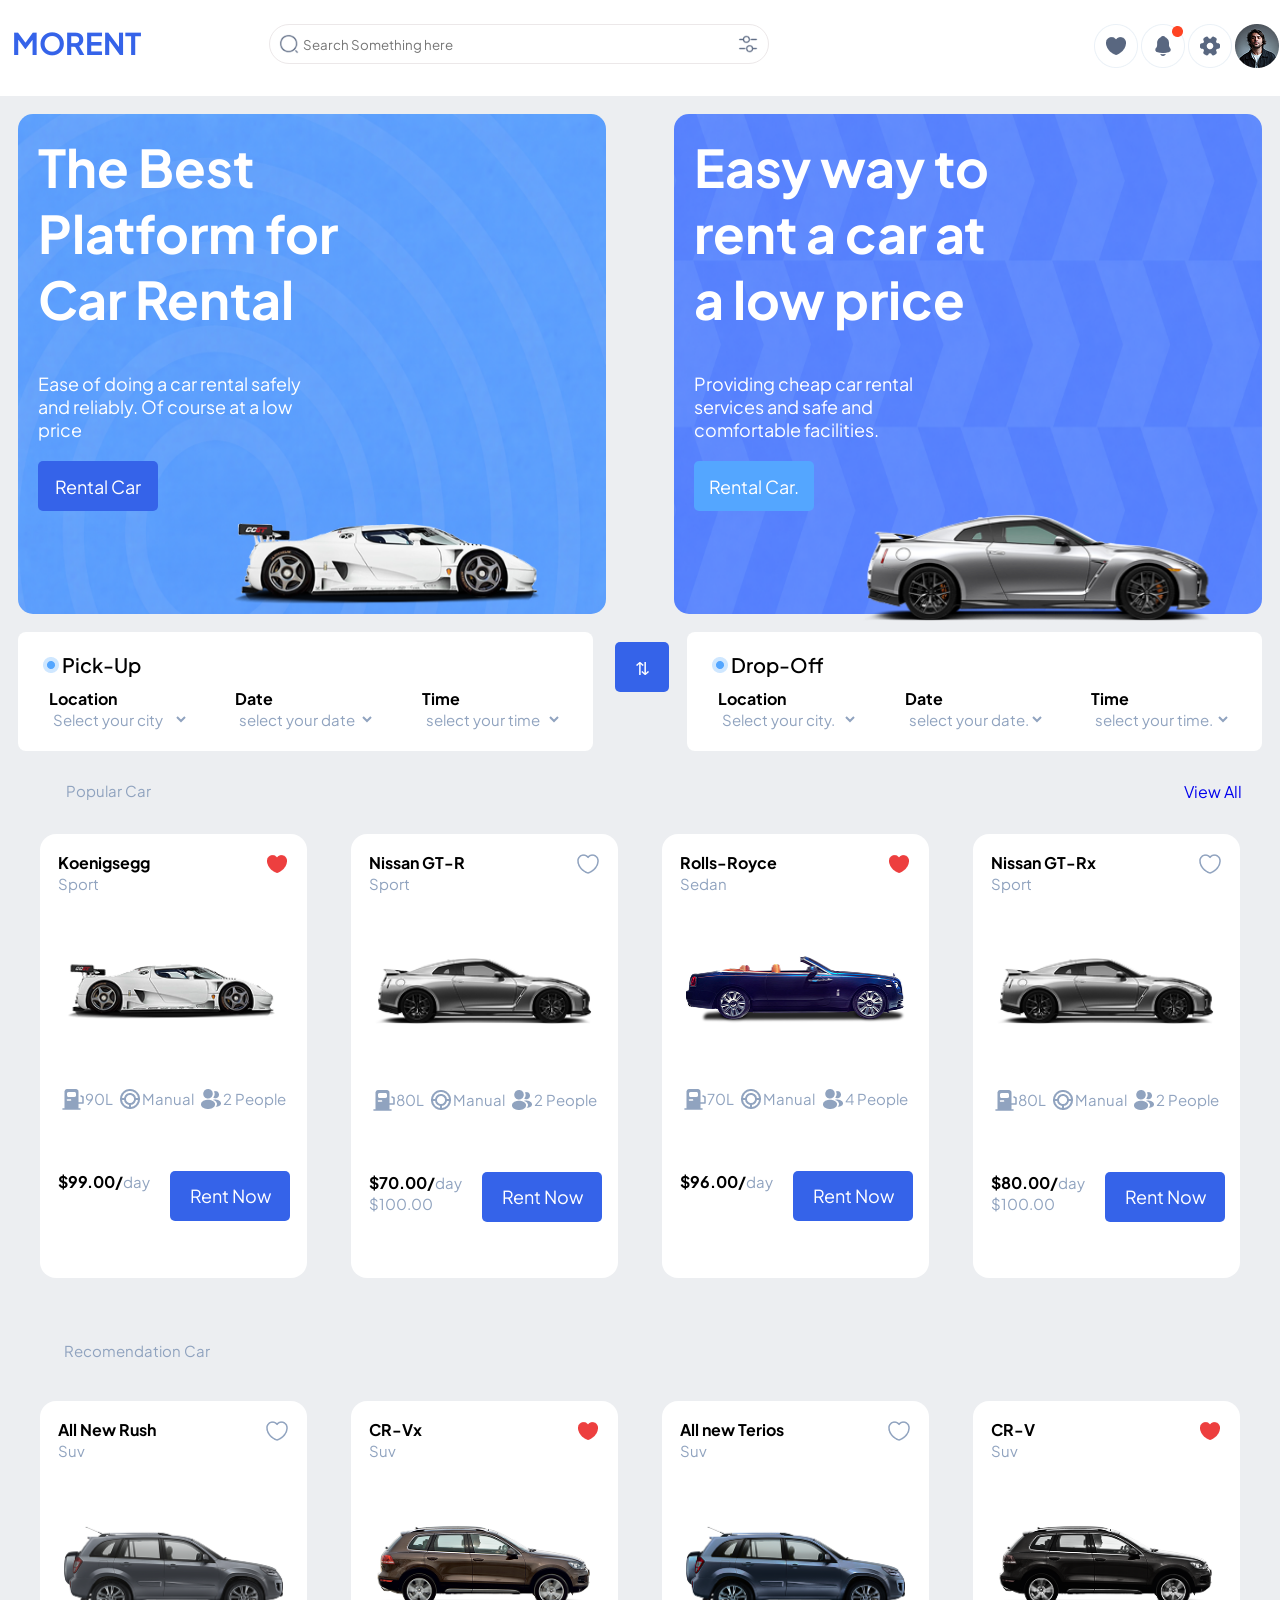
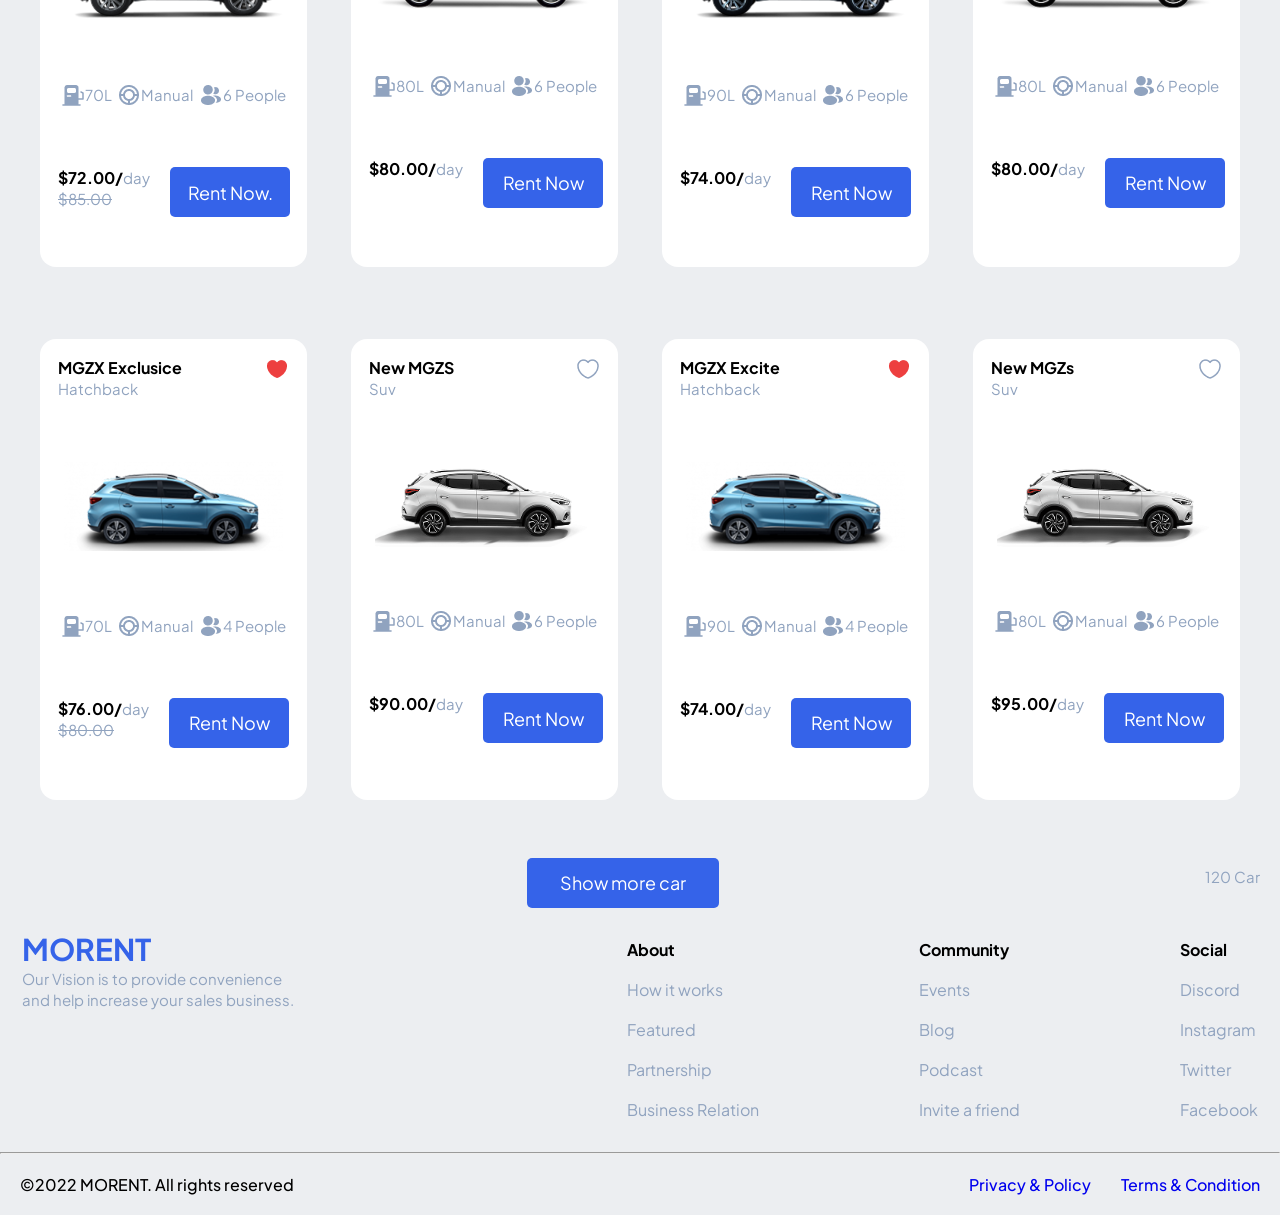
<file: index.html>
<!DOCTYPE html>
<html lang="en-us">

<head>
    <meta charset="UTF-8">
    <meta name="viewport" content="width=device-width, initial-scale=1.0">
    <title>Home Car rent</title>
    <link rel="stylesheet" href="styles/style.css">
    <link rel="shortcut icon" href="assets/images/car.png" type="image/png">
</head>

<body>
    <header class="normal-header">
        <div class="logo-container">
            <h1 class="morent-logo">MORENT</h1>
            <form action="" class="xform">
                <label for="gsearch"></label>
                <input type="search" class="searchx" name="search" placeholder="Search Something here">
            </form>
        </div>
        <div class="headersubpro">
            <img src="assets/images/Likex.png" alt=" Like icon" class="imgh1">
            <img src="assets/images/Notification.png" alt="Notification icon" class="imgh2">
            <img src="assets/images/Settings.png" alt="Setting icon">
            <img src="assets/images/Profil.png" alt="Profile icon">
        </div>
    </header>

    <header class="mobile-header">
        <div class="mobile-logo">
            <h1 class="morent-logo">MORENT</h1>
            <img src="assets/images/Profil.png" alt="Profile icon" id="profileicons" width="30px">
        </div>
        <form action="" class="xform mobileheadersearch" title="This is for mobile header">
            <label for="gsearch"></label>
            <input type="search" class="searchx" name="search" placeholder="Search Something here">
        </form>
    </header>

    <main>
        <section class="section1">
            <article class="sec1a similar">
                <h3>The Best Platform for Car Rental</h3>
                <p>Ease of doing a car rental safely and reliably. Of course at a low price</p>
                <a href="Payment car rent/payment.html" title="Rent Car"><button type="button">Rental Car</button></a>
                 <div class="hero-cars">
                    <img src="assets/images/bgcar1.png" alt="Bakcground car">
                </div>
            </article>
            <article class="sec1b similar">
                <h3>Easy way to rent a car at a low price</h3>
                <p>Providing cheap car rental services and safe and comfortable facilities.</p>
                <a href="Payment car rent/payment.html" title="Rent Car."><button type="button">Rental Car.</button></a>
                 <div class="hero-cars">
                    <img src="assets/images/bgcar2.png" alt="Bakcground car two">
                </div>
            </article>
        </section>
        <section class="section2">
            <article class="pickup">
                <img src="assets/images/mark.png" alt="This is a mark pickup icon"> <span
                    class="pickdrop">Pick-Up</span>
                <div class="sec2ai">
                    <form action="" class="location">
                        <label for="location"><b>Location</b></label><br>
                        <select name="city" class="picklocation" title="pick-up city">
                            <option value="city">Select your city </option>
                            <option value="yde">Yaounde</option>
                            <option value="bda">Bamenda</option>
                            <option value="dla">Douala</option>
                            <option value="eb">Ebolowa</option>
                        </select>
                    </form>
                    <form action="" class="date">
                        <label for="date"><b>Date</b></label><br>
                        <select name="date" class="pickdate" title="pick-up date">
                            <option value="">select your date </option>
                        </select>
                    </form>
                    <form action="" class="time">
                        <label for="date"><b>Time</b></label><br>
                        <select name="time" class="picktime" title="pick-up time">
                            <option value="">select your time</option>
                        </select>
                    </form>
                </div>
            </article>

            <button type="button" class="sec2switch">&#x21C5;</button>

            <article class="drop-off" title="This is drop-off">
                <img src="assets/images/mark.png" alt="This is a mark pickup icon"> <span
                    class="pickdrop">Drop-Off</span>
                <div class="sec2aii" title="This is  details container to display flex">
                    <form action="" class="location" title="This Drop-Off form">
                        <label for="location"><b>Location</b></label><br>
                        <select name="city" class="picklocation" title="Drop-Off city">
                            <option value="city">Select your city.</option>
                            <option value="baf">Bafoussam</option>
                            <option value="mar">Maroua</option>
                            <option value="gar">Garoua</option>
                            <option value="buea">Buea</option>
                        </select>
                    </form>
                    <form action="" class="dropfield">
                        <label for="date"><b>Date</b></label><br>
                        <select name="date" class="pickdate" title="Drop-Off date">
                            <option value="">select your date.</option>
                        </select>
                    </form>
                    <form action="" class="dropfield">
                        <label for="date"><b>Time</b></label><br>
                        <select name="time" class="picktime" title="Drop-Off time">
                            <option value="">select your time.</option>
                        </select>
                    </form>
                </div>
            </article>
        </section>

        <div class="popularheader mobileview">
            <p id="mobilehp">Popular Car.</p>
            <a href="#" target="_self" rel="noopener noreferrer">View All.</a>
        </div>
        <section class="popularcars">
            <header class="popularheader">
                <p id="pop-header">Popular Car</p>
                <a href="#" target="_self" rel="noopener noreferrer">View All</a>
            </header>
            <div class="car-container">
                <article class="cardesign car-one">
                    <header class="carhdesign  carheader">
                        <p><b>Koenigsegg</b> <br> <span>Sport</span></p>
                        <img src="assets/images/heart.png" alt="heart icon" height="100%">
                    </header>
                    <img src="assets/images/cary.png" alt="Koenigsegg sport car" class="carimg">
                    <section class="carspec" title="Spesification for Koenigsegg sport car">
                        <div> <img src="assets/images/gas-station.png" alt="gas station for Koenigsegg sport car"><span>
                                90L</span></div>
                        <div><img src="assets/images/manualicon.png" alt="manual for Koenigsegg sport car"><span>
                                Manual</span>
                        </div>
                        <div><img src="assets/images/profile-2user.png"
                                alt="profile-user for Koenigsegg sport car"><span>2
                                People</span>
                        </div>
                    </section>
                    <footer class="carprice">
                        <p><b>&dollar;99.00/</b><span>day</span></p>
                        <a href="Payment car rent/payment.html"><button type="button" title="Rent Koenigsegg Car">Rent
                                Now</button></a>
                    </footer>
                </article>

                <article class="cardesign car-two">
                    <header class="carhdesign carheader-one">
                        <p><b>Nissan GT-R </b><br> <span>Sport</span></p>
                        <img src="assets/images/Like.png" alt="Like icon for Nissan Car" height="100%">
                    </header>
                    <img src="assets/images/Car (1).png" alt="Nissan GT-R sport car" class="carimg">
                    <section class="carspec" title="Spesification for Nissan GT-R car">
                        <div> <img src="assets/images/gas-station.png" alt="gas station for Nissan GT-R car"><span>
                                80L</span></div>
                        <div><img src="assets/images/manualicon.png" alt="manual for Nissan GT-R car"><span>
                                Manual</span>
                        </div>
                        <div><img src="assets/images/profile-2user.png" alt="profile-user for Nissan GT-R car"><span>2
                                People</span></div>
                    </section>
                    <footer class="carprice" data-price="70">
                        <p><b>&dollar;70.00/</b><span>day <br> &dollar;100.00</span></p>
                        <a href="Payment car rent/payment.html"><button type="button" title="Rent Nissan GT-R Car">Rent
                                Now</button></a>
                    </footer>
                </article>

                <article class="cardesign car-three">
                    <header class="carhdesign carheader-three">
                        <p><b>Rolls-Royce</b> <br> <span>Sedan</span></p>
                        <img src="assets/images/heart.png" alt="heart icon" height="100%">
                    </header>
                    <img src="assets/images/Car.png" alt="Rolls-Royce car" class="carimg">
                    <section class="carspec" title="Spesification for Rolls-Royce car">
                        <div> <img src="assets/images/gas-station.png" alt="gas station for Rolls-Royce car"><span>
                                70L</span></div>
                        <div><img src="assets/images/manualicon.png" alt="manual for Rolls-Royce car"><span>
                                Manual</span>
                        </div>
                        <div><img src="assets/images/profile-2user.png" alt="profile-user for Rolls-Royce car"><span>4
                                People</span></div>
                    </section>
                    <footer class="carprice">
                        <p><b>&dollar;96.00/</b><span>day</span></p>
                        <a href="Payment car rent/payment.html"><button type="button" title="Rent Rolls-Royce Car">Rent
                                Now</button></a>
                    </footer>
                </article>

                <article class="cardesign car-four">
                    <header class="carhdesign carheader-four">
                        <p><b>Nissan GT-Rx </b><br> <span>Sport</span></p>
                        <img src="assets/images/Like.png" alt="Like for x icon" height="100%">
                    </header>
                    <img src="assets/images/Car (1).png" alt="Nissan GT-Rx sport car" class="carimg">
                    <section class="carspec" title="Spesification for Nissan GT-Rx">
                        <div> <img src="assets/images/gas-station.png" alt="gas station for Nissan GT-Rx"><span>
                                80L</span></div>
                        <div><img src="assets/images/manualicon.png" alt="manual for Nissan GT-Rx"><span>
                                Manual</span>
                        </div>
                        <div><img src="assets/images/profile-2user.png" alt="profile-user for Nissan GT-Rx"><span>2
                                People</span></div>
                    </section>
                    <footer class="carprice" data-price="80">
                        <p><b>&dollar;80.00/</b><span>day <br> &dollar;100.00</span></p>
                        <a href="Payment car rent/payment.html"><button type="button" title="Rent Nissan GT-x Car">Rent
                                Now</button></a>
                    </footer>
                </article>
            </div>
        </section>

        <section class="recomendation-car">
            <p id="rec-header"><span>Recomendation Car</span></p>
            <div class="rec-carcontainer">
                <article class="cardesign car-five">
                    <header class="carhdesign carheader-five">
                        <p><b>All New Rush </b><br> <span>Suv</span></p>
                        <img src="assets/images/Like.png" alt="Like Rush Car" height="100%">
                    </header>
                    <section class="metax">
                        <img src="assets/images/Car (2).png" alt="All New Rush car" class="carimg">
                        <div class="carspec" title="Spesification for All New Rush">
                            <div> <img src="assets/images/gas-station.png" alt="gas station for All New Rush"><span>
                                    70L</span></div>
                            <div><img src="assets/images/manualicon.png" alt="manual for All New Rush"><span>
                                    Manual</span>
                            </div>
                            <div><img src="assets/images/profile-2user.png" alt="profile-user for All New Rush"><span>6
                                    People</span></div>
                        </div>
                    </section>

                    <footer class="carprice">
                        <p><b>&dollar;72.00/</b><span>day <br><del>&dollar;85.00</del></span></p>
                        <a href="Payment car rent/payment.html"><button type="button" title="Rent All New Rush Car">Rent
                                Now.</button></a>
                    </footer>
                </article>

                <article class="cardesign car-six">
                    <header class="carhdesign carheader-six">
                        <p><b>CR-Vx</b> <br> <span>Suv</span></p>
                        <img src="assets/images/heart.png" alt="Like CR-Vx Car" height="100%">
                    </header>
                    <section class="metax">
                        <img src="assets/images/Car (3).png" alt="CR-Vx car" class="carimg">
                        <div class="carspec" title="Spesification for CR-Vx">
                            <div> <img src="assets/images/gas-station.png" alt="gas station for CR-Vx"><span>
                                    80L</span></div>
                            <div><img src="assets/images/manualicon.png" alt="manual for CR-Vx"><span>
                                    Manual</span>
                            </div>
                            <div><img src="assets/images/profile-2user.png" alt="profile-user for CR-Vx"><span>6
                                    People</span></div>
                        </div>
                    </section>
                    <footer class="carprice" data-price="80">
                        <p><b>&dollar;80.00/</b><span>day</span></p>
                        <a href="Payment car rent/payment.html"><button type="button" title="Rent CR-V Car">Rent
                                Now</button></a>
                    </footer>
                </article>

                <article class="cardesign car-seven">
                    <header class="carhdesign carheader-seven">
                        <p><b>All new Terios</b><br> <span>Suv</span></p>
                        <img src="assets/images/Like.png" alt="Like All New Terios Car" height="100%">
                    </header>
                    <section class="metax">
                        <img src="assets/images/Car (4).png" alt="CR-V car" class="carimg">
                        <div class="carspec" title="Spesification for All new Terios">
                            <div> <img src="assets/images/gas-station.png" alt="gas station for All new Terios"><span>
                                    90L</span></div>
                            <div><img src="assets/images/manualicon.png" alt="manual for All new Terios"><span>
                                    Manual</span>
                            </div>
                            <div><img src="assets/images/profile-2user.png"
                                    alt="profile-user for All new Terios"><span>6
                                    People</span></div>
                        </div>
                    </section>
                    <footer class="carprice" data-price="74">
                        <p><b>&dollar;74.00/</b><span>day</span></p>
                        <a href="Payment car rent/payment.html"><button type="button" title="Rent All new Terios">Rent
                                Now</button></a>
                    </footer>
                </article>

                <article class="cardesign car-eight">
                    <header class="carhdesign carheader-eight">
                        <p><b>CR-V </b><br> <span>Suv</span></p>
                        <img src="assets/images/heart.png" alt="Like Rush Car" height="100%">
                    </header>
                    <section class="metax">
                        <img src="assets/images/Car (5).png" alt="CR-V car" class="carimg">
                        <div class="carspec" title="Spesification for CR-V">
                            <div> <img src="assets/images/gas-station.png" alt="gas station for CR-V"><span>
                                    80L</span></div>
                            <div><img src="assets/images/manualicon.png" alt="manual for CR-V"><span>
                                    Manual</span>
                            </div>
                            <div><img src="assets/images/profile-2user.png" alt="profile-user for CR-V"><span>6
                                    People</span></div>
                        </div>
                    </section>
                    <footer class="carprice">
                        <p><b>&dollar;80.00/</b><span>day</span></p>
                        <a href="Payment car rent/payment.html"><button type="button" title="Rent CR-Vy Car">Rent
                                Now</button></a>
                    </footer>
                </article>

                <article class="cardesign car-nine">
                    <header class="carhdesign carheader-nine">
                        <p><b>MGZX Exclusice</b> <br> <span>Hatchback</span></p>
                        <img src="assets/images/heart.png" alt="Like MGZX Car" height="100%">
                    </header>
                    <section class="metax">
                        <img src="assets/images/Car (6).png" alt="MGZX car" class="carimg">
                        <div class="carspec" title="Spesification for MGZX Exclusice">
                            <div> <img src="assets/images/gas-station.png" alt="gas station for MGZX Exclusice"><span>
                                    70L</span></div>
                            <div><img src="assets/images/manualicon.png" alt="manual for MGZX Exclusice"><span>
                                    Manual</span>
                            </div>
                            <div><img src="assets/images/profile-2user.png"
                                    alt="profile-user for MGZX Exclusice"><span>4
                                    People</span></div>
                        </div>
                    </section>
                    <footer class="carprice">
                        <p><b>&dollar;76.00/</b><span>day <br><del>&dollar;80.00</del></span></p>
                        <a href="Payment car rent/payment.html"><button type="button"
                                title="Rent MGZX Exclusice car">Rent Now</button></a>
                    </footer>
                </article>

                <article class="cardesign car-ten">
                    <header class="carhdesign carheader-ten">
                        <p><b>New MGZS </b><br> <span>Suv</span></p>
                        <img src="assets/images/Like.png" alt="Like New MGZS Car" height="100%">
                    </header>
                    <section class="metax">
                        <img src="assets/images/Car (7).png" alt="New MGZS car" class="carimg">
                        <div class="carspec" title="Spesification for New MGZS">
                            <div> <img src="assets/images/gas-station.png" alt="gas station for New MGZS"><span>
                                    80L</span></div>
                            <div><img src="assets/images/manualicon.png" alt="manual for New MGZS"><span>
                                    Manual</span>
                            </div>
                            <div><img src="assets/images/profile-2user.png" alt="profile-user for New MGZS"><span>6
                                    People</span></div>
                        </div>
                    </section>
                    <footer class="carprice" data-price="90">
                        <p><b>&dollar;90.00/</b><span>day</span></p>
                        <a href="Payment car rent/payment.html"><button type="button" title="Rent New MFZS car">Rent
                                Now</button></a>
                    </footer>
                </article>

                <article class="cardesign car-eleven">
                    <header class="carhdesign carheader-eleven">
                        <p><b>MGZX Excite</b><br> <span>Hatchback</span></p>
                        <img src="assets/images/heart.png" alt="Like MGZS excite Car" height="100%">
                    </header>
                    <section class="metax">
                        <img src="assets/images/Car (6).png" alt="MGZS excite car" class="carimg">
                        <div class="carspec" title="Spesification for MGZX Excite">
                            <div> <img src="assets/images/gas-station.png" alt="gas station for MGZX Excite"><span>
                                    90L</span></div>
                            <div><img src="assets/images/manualicon.png" alt="manual for MGZX Excite"><span>
                                    Manual</span>
                            </div>
                            <div><img src="assets/images/profile-2user.png" alt="profile-user for MGZX Excite"><span>4
                                    People</span></div>
                        </div>
                    </section>
                    <footer class="carprice">
                        <p><b>&dollar;74.00/</b><span>day</span></p>
                        <a href="Payment car rent/payment.html"><button type="button" title="Rent MGZX Excite car">Rent
                                Now</button></a>
                    </footer>
                </article>

                <article class="cardesign car-twelve">
                    <header class="carhdesign carheader-twelve">
                        <p><b>New MGZs</b><br> <span>Suv</span></p>
                        <img src="assets/images/Like.png" alt="Like New MGZs Car" height="100%">
                    </header>
                    <section class="metax">
                        <img src="assets/images/Car (7).png" alt="New MGZs car" class="carimg">
                        <div class="carspec" title="Spesification for New MGZs">
                            <div> <img src="assets/images/gas-station.png" alt="gas station for New MGZs"><span>
                                    80L</span>
                            </div>
                            <div><img src="assets/images/manualicon.png" alt="manual for New MGZs"><span>
                                    Manual</span>
                            </div>
                            <div><img src="assets/images/profile-2user.png" alt="profile-user for New MGZs"><span>6
                                    People</span>
                            </div>
                        </div>
                    </section>

                    <footer class="carprice" data-price="95">
                        <p><b>&dollar;95.00/</b><span>day</span></p>
                        <a href="Payment car rent/payment.html"><button type="button" title="Rent New MGZs Car">Rent
                                Now</button></a>
                    </footer>
                </article>
            </div>

            <div class="showcars">
                <p> </p>
                <button type="button" id="detail-btn">Show more car</button>
                <p><span>120 Car</span></p>
            </div>
        </section>
    </main>

    <footer>
        <section class="part1">
            <article class="icon">
                <h1 class="morent-logo">MORENT</h1>
                <p><span>Our Vision is to provide convenience <br> and help increase your sales business.</span></p>
            </article>
            <div class="footernav">
                <nav class="about community">
                    <h4>About</h4>
                    <ul>
                        <li><a href="#">How it works</a></li>
                        <li><a href="#">Featured</a></li>
                        <li><a href="#">Partnership</a></li>
                        <li><a href="#">Business Relation</a></li>
                    </ul>
                </nav>

                <nav class="community">
                    <h4>Community</h4>
                    <ul>
                        <li><a href="#">Events</a></li>
                        <li><a href="#">Blog</a></li>
                        <li><a href="#">Podcast</a></li>
                        <li><a href="#">Invite a friend</a></li>
                    </ul>
                </nav>

                <nav class="social community">
                    <h4>Social</h4>
                    <ul>
                        <li><a href="#">Discord</a></li>
                        <li><a href="#">Instagram</a></li>
                        <li><a href="#">Twitter</a></li>
                        <li><a href="#">Facebook</a></li>
                    </ul>
                </nav>
            </div>
        </section>
        <hr>
        <section class="last">
            <p class="copyright">&copy;2022 MORENT. All rights reserved</p>
            <nav class="privacy" id="footerprivacy">
                <ul>
                    <li><a href="#">Privacy &amp; Policy</a></li>
                    <li><a href="#">Terms &amp; Condition</a></li>
                </ul>
            </nav>
        </section>
        <section class="mobilecopyright">
            <div class="mcopy">
                <p>&copy;2022 MORENT. All rights reserved.</p>
            </div>
        </section>
    </footer>
</body>

</html>
</file>
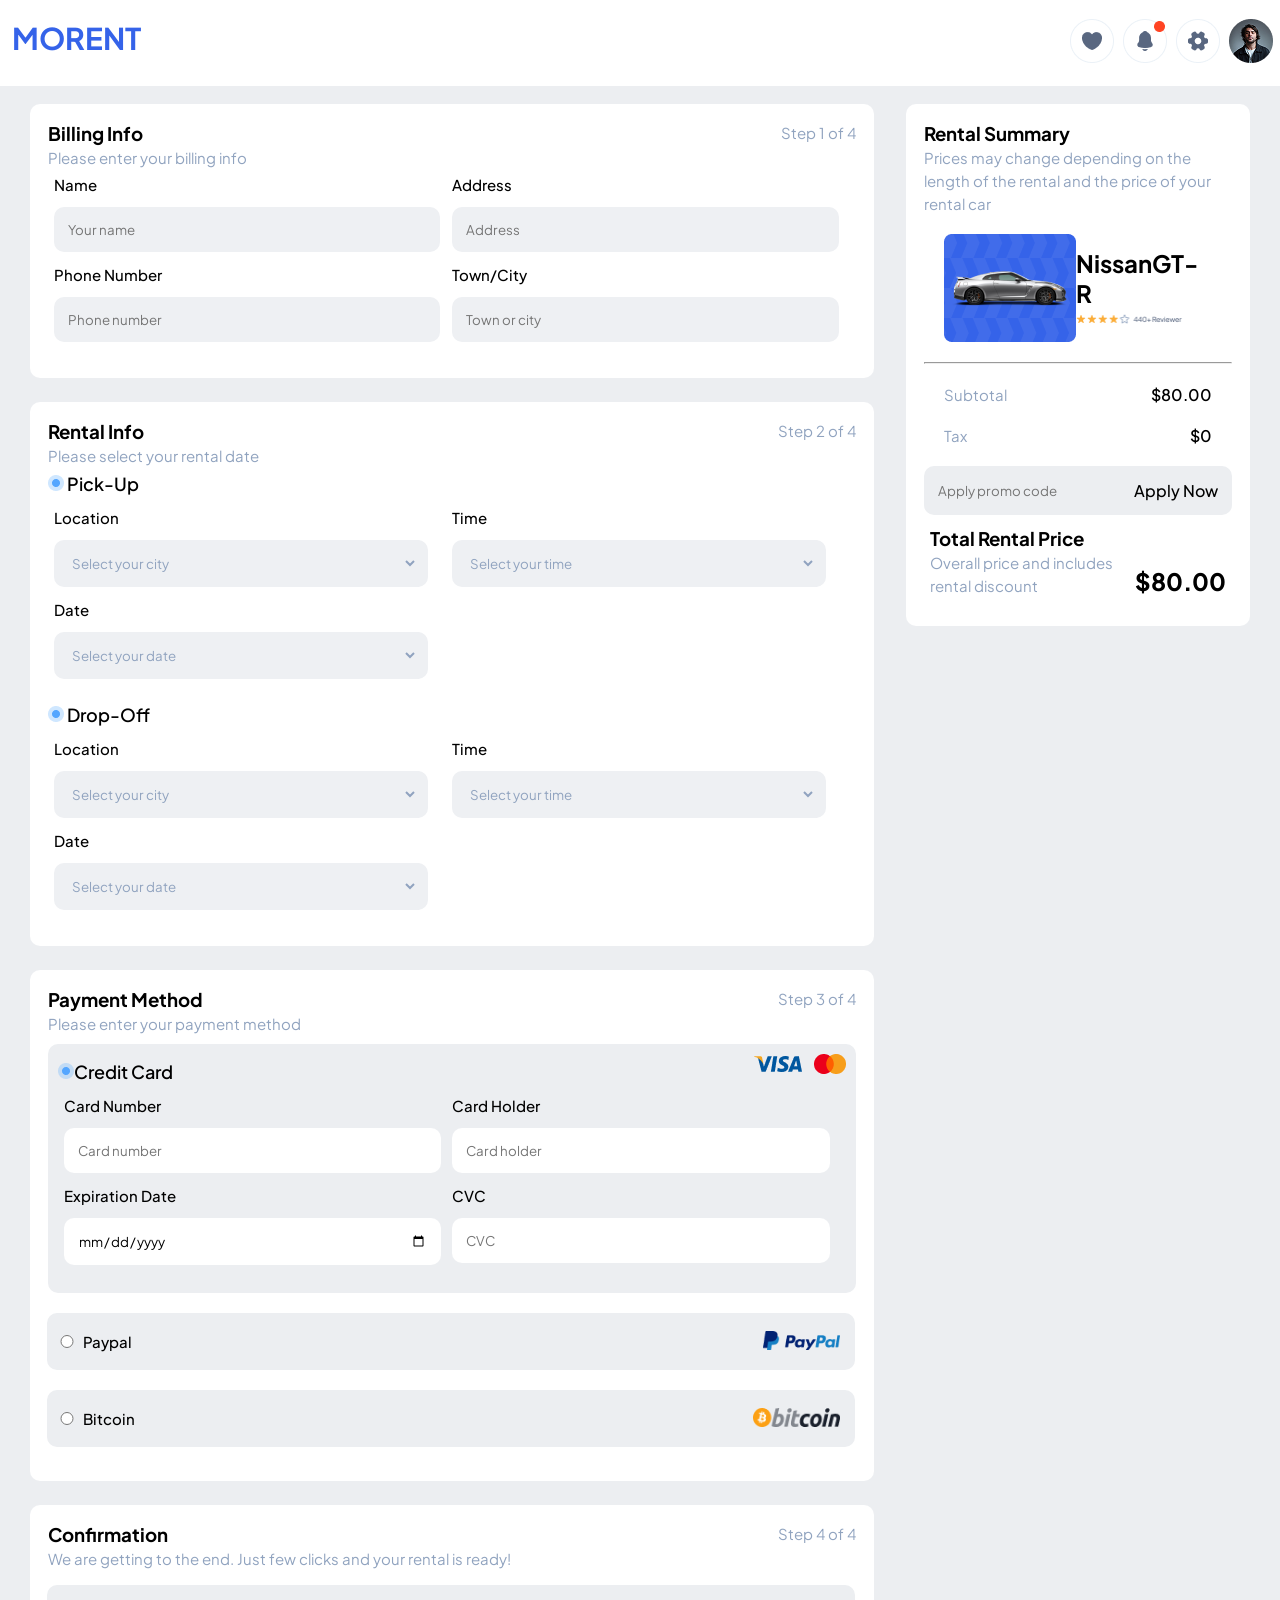
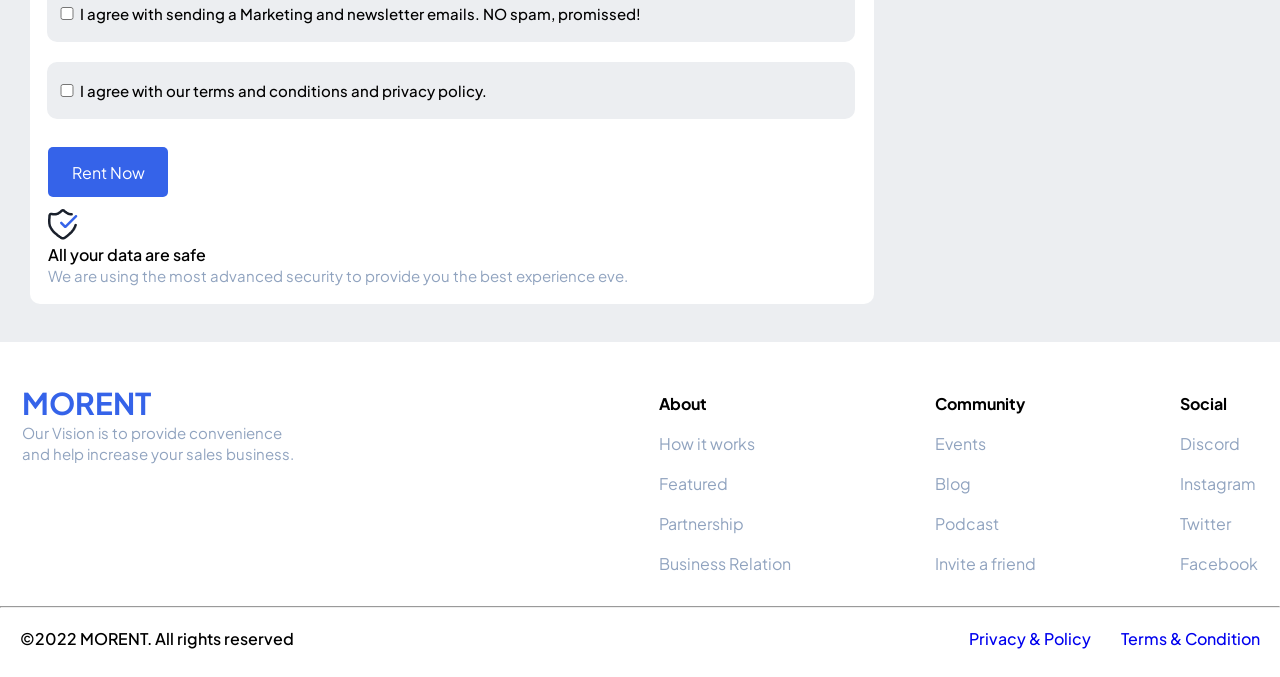
<file: Payment car rent/payment.html>
<!DOCTYPE html>
<html lang="en-us">

<head>
    <meta charset="UTF-8">
    <meta name="viewport" content="width=device-width, initial-scale=1.0">
    <title>Payment Car Rent</title>
    <link rel="stylesheet" href="style.css">
    <link rel="shortcut icon" href="assets/images/car.png" type="image/png">
</head>

<body>
    <header class="normal-header">
        <div class="logo-container">
            <a href="../index.html">
                <h1 class="morent-logo">MORENT</h1>
            </a>
        </div>
        <div class="headersubpro">
            <img src="../assets/images/Likex.png" alt=" Like icon" class="imgh1">
            <img src="../assets/images/Notification.png" alt="Notification icon" class="imgh2">
            <img src="../assets/images/Settings.png" alt="Setting icon" class="imgh2">
            <img src="../assets/images/Profil.png" alt="Profile icon">
        </div>
    </header>

    <main>
        <secction class="rental-paymentform">
            <section class="billingcontainer">
                <div class="billheader">
                    <h3>Billing Info <br><span>Please enter your billing info</span></h3>
                    <p><span>Step 1 of 4</span></p>
                </div>
                <div class="bill-info">
                    <form action="">
                        <div> <label for="name">Name</label>
                            <input type="text" name="name" id="name" placeholder="Your name">
                        </div>
                        <div><label for="address">Address</label>
                            <input type="text" name="address" id="address" placeholder="Address">
                        </div>
                        <div> <label for="number">Phone Number</label>
                            <input type="tel" name="number" id="number" placeholder="Phone number">
                        </div>
                        <div><label for="town">Town/City</label>
                            <input type="text" name="town" id="town" placeholder="Town or city">
                        </div>
                    </form>
                </div>
            </section>

            <section class="rentalcontainer">
                <div class="rentalheader">
                    <h3>Rental Info <br><span>Please select your rental date</span></h3>
                    <p><span>Step 2 of 4</span></p>
                </div>
                <div class="pickup">
                    <img src="../assets/images/mark.png" alt="This is a mark pickup icon"> <span
                        class="pickdrop">Pick-Up</span>
                    <form action="">
                        <div> <label for="plocation">Location</label>
                            <select name="location" id="plocation" title="The is rental pickup ciry location">
                                <option value=" ">Select your city</option>
                                <option value="dla1">Douala</option>
                                <option value="bda1">Bamenda</option>
                                <option value="yde1">Yaounde</option>
                            </select>
                        </div>
                        <div><label for="ptime">Time</label>
                            <select name="time" id="ptime" title="This is rental pickup time">
                                <option value=" ">Select your time</option>
                            </select>
                        </div>
                        <div><label for="pdate">Date</label>
                            <select name="date" id="pdate" title="This is rental pickup date">
                                <option value="">Select your date</option>
                            </select>
                        </div>
                    </form>
                </div>
                <div class="drop-off" title="This is drop-off container">
                    <img src="../assets/images/mark.png" alt="This is a mark drop-off icon"> <span
                        class="pickdrop">Drop-Off</span>
                    <form action="">
                        <div><label for="dlocation">Location</label>
                            <select name="location" id="dlocation" title="The is rental drop-off ciry location">
                                <option value=" ">Select your city</option>
                                <option value="dla">Douala</option>
                                <option value="bda">Bamenda</option>
                                <option value="yde">Yaounde</option>
                            </select>
                        </div>
                        <div><label for="dtime">Time</label>
                            <select name="time" id="pdtime" title="This is rental drop-off time">
                                <option value=" ">Select your time</option>
                            </select>
                        </div>
                        <div> <label for="ddate">Date</label>
                            <select name="date" id="ddate" title="This is rental drop-off date">
                                <option value="">Select your date</option>
                            </select>
                        </div>
                    </form>
                </div>
            </section>

            <section class="payment">
                <div class="paymentheader">
                    <h3>Payment Method <br><span>Please enter your payment method</span></h3>
                    <p><span>Step 3 of 4</span></p>
                </div>
                <div class="paymentinfo">
                    <div class="infoheader">
                        <div><img src="../assets/images/mark.png" alt="mark icon for payment"><span
                                class="pickdrop">Credit
                                Card</span></div>
                        <img src="../assets/images/visa.png" alt="Visa icon for payment" height="90%">
                    </div>
                    <form action="" class="cardinfo">
                        <div><label for="cardnumber">Card Number</label>
                            <input type="tel" name="cardnumber" id="cardnumber" placeholder="Card number">
                        </div>
                        <div> <label for="cardholder">Card Holder</label>
                            <input type="text" name="cardholder" id="cardholder" placeholder="Card holder">
                        </div>
                        <div> <label for="exdate">Expiration Date</label>
                            <input type="date" name="exdate" id="exdate">
                        </div>
                        <div><label for="cvc">CVC</label>
                            <input type="text" name="cvc" id="cvc" placeholder="CVC">
                        </div>
                    </form>
                </div>

                <form action="" class="paybit">
                    <div class="paypal">
                        <div>
                            <input type="radio" name="paypal" id="paypal">
                            <label for="paypal"> &nbsp;Paypal</label>
                        </div>
                        <img src="../assets/images/paypal.png" alt="Paypay icon for payment">
                    </div>
                    <div class="bitcoin">
                        <div><input type="radio" name="paypal" id="bitcoin">
                            <label for="bitcoin"> &nbsp;Bitcoin</label>
                        </div>
                        <img src="../assets/images/bitcoin.png" alt="Bitcoin icon for payment">
                    </div>
                </form>
            </section>

            <section class="confirmation">
                <div class="confheader">
                    <h3>Confirmation <br><span>We are getting to the end. Just few clicks and your rental is
                            ready!</span></h3>
                    <p><span>Step 4 of 4</span></p>
                </div>
                <form action="" class="paybit confirmrent" title="This is confirmation">
                    <div><input type="checkbox" name="policies" id="policy1">
                        <label for="policy1">I agree with sending a Marketing and newsletter emails. NO spam,
                            promissed!</label>
                    </div>
                    <div><input type="checkbox" name="policies" id="policy2">
                        <label for="policy2">I agree with our terms and conditions and privacy policy.</label>
                    </div>
                </form>

                <button type="button">Rent Now</button><br>
                <img src="../assets/images/Layer.png" alt="Layer icon">
                <p>All your data are safe <br><span>We are using the most advanced security to provide you the best
                        experience eve.</span></p>
            </section>
        </secction>

        <section class="rentalsummary">
            <h3>Rental Summary <br> <span>Prices may change depending on the length of the rental and the price of your
                    rental car</span></h3>
            <div class="carinfos">
                <img src="../assets/images/look.png" alt="Car picture" class="lookimg">
                <div class="carname">
                    <h2>NissanGT-R</h2>
                    <img src="../assets/images/review.png" alt="car review image" id="reviewicon" width="80%">
                </div>
            </div>
            <hr>
            <div class="price">
                <p><span>Subtotal</span></p>
                <p>&dollar;80.00</p>
            </div>
            <div class="tax">
                <p><span>Tax</span></p>
                <p>&dollar;0</p>
            </div>
            <div class="promo">
                <form action="">
                    <input type="text" name="promocode" id="promocode" placeholder="Apply promo code">
                    <input type="button" id="promobtn" value="Apply Now">
                </form>
            </div>
            <div class="totalrent">
                <h3>Total Rental Price <br><span>Overall price and includes rental discount</span></h3>
                <p class="totalprice">&dollar;80.00</p>
            </div>
        </section>
    </main>
    <footer>
        <section class="part1">
            <div class="icon">
                <a href="../index.html">
                    <h1 class="morent-logo" title="morent for the footer">MORENT</h1>
                </a>
                <p><span>Our Vision is to provide convenience <br> and help increase your sales business.</span></p>
            </div>
            <div class="footernav">
                <div class="about community">
                    <h4>About</h4>
                    <ul>
                        <li><a href="#">How it works</a></li>
                        <li><a href="#">Featured</a></li>
                        <li><a href="#">Partnership</a></li>
                        <li><a href="#">Business Relation</a></li>
                    </ul>
                </div>

                <div class="community">
                    <h4>Community</h4>
                    <ul>
                        <li><a href="#">Events</a></li>
                        <li><a href="#">Blog</a></li>
                        <li><a href="#">Podcast</a></li>
                        <li><a href="#">Invite a friend</a></li>
                    </ul>
                </div>

                <div class="social community">
                    <h4>Social</h4>
                    <ul>
                        <li><a href="#">Discord</a></li>
                        <li><a href="#">Instagram</a></li>
                        <li><a href="#">Twitter</a></li>
                        <li><a href="#">Facebook</a></li>
                    </ul>
                </div>
            </div>
        </section>
        <hr>
        <section class="last">
            <div class="copyright">
                <p>&copy;2022 MORENT. All rights reserved</p>
            </div>
            <div class="privacy" id="footerprivacy">
                <ul>
                    <li><a href="#">Privacy &amp; Policy</a></li>
                    <li><a href="#">Terms &amp; Condition</a></li>
                </ul>
            </div>
        </section>
        <section class="mobilecopyright">
            <div class="mcopy">
                <p>&copy;2022 MORENT. All rights reserved. </p>
            </div>
        </section>
    </footer>
</body>

</html>
</file>
<file: styles/style.css>
@import url("https://fonts.googleapis.com/css2?family=Plus+Jakarta+Sans:ital,wght@0,200..800;1,200..800&display=swap");

* {
  margin: 0;
  padding: 0;
  font-family: "Plus Jakarta Sans", sans-serif;
}

body {
  background-color: #eceef1;
}

.morent-logo {
  color: #3563e9;
  font-size: 30px;
}

.normal-header {
  background-color: #fff;
  display: flex;
  padding: 24px 12px;
  justify-content: space-between;
  position: fixed;
  width: 99%;
  top: 0;
}

.mobile-header {
  display: none;
  background-color: #fff;
  justify-content: space-between;
  position: fixed;
  width: 100%;
  top: 0;
}

a {
  text-decoration: none;
}

.logo-container {
  display: flex;
  gap: 8rem;
}

.logo-container img {
  margin-top: 6px;
  cursor: pointer;
}

.headersubpro img {
  cursor: pointer;
}

.searchx {
  width: 500px;
  background-image: url("../assets/images/search-normal.png"), url("../assets/images/filter.png");
  background-repeat: no-repeat, no-repeat;
  background-position: 9px center, right 10px center;
  background-size: 20px;
  height: 40px;
  padding: 15px 15px 15px 33px;
  border-radius: 70px;
  border: 1px solid #ece8e9;
}

main {
  margin-top: 6rem;
}

.section1 {
  display: flex;
  width: 100%;
  gap: 2rem;
  color: white;
}

.sec1a {
  background: url("../assets/images/avert.png") no-repeat;
}

.sec1b {
  background: url("../assets/images/advert.png") no-repeat;
}

.similar {
  background-size: 100% 100%;
  height: 500px;
  width: 50%;
  border-radius: 15px;
  margin: 18px;
}

.similar h3 {
  font-size: 52px;
  width: 54%;
  padding: 20px;
}

.similar p {
  width: 48%;
  font-size: 18px;
  padding: 20px;
}

button {
  font-size: 18px;
  background-color: #3563e9;
  border: none;
  border-radius: 5px;
  height: 50px;
  width: 120px;
  color: white;
  margin-left: 20px;
  cursor: pointer;
}

.hero-cars img {
  display: block;
  position: relative;
  left: 32%;
  width: 60%;
  height: 42%;
}

.sec2switch {
  width: 60px;
  margin-top: 10px;
  margin-left: 4px;
}

.sec1b button {
  background-color: #54a6ff;
}

.section2 {
  display: flex;
  justify-content: space-between;
}

.sec2ai,
.sec2aii {
  display: flex;
  justify-content: space-between;
  padding: 6px;
}

.pickdrop {
  font-size: 20px;
  color: black;
  font-weight: 550;
  line-height: 35px;
}

.pickup,
.drop-off {
  background-color: #fff;
  border-radius: 8px;
  width: 45%;
  padding: 15px 25px;
  margin: 0 18px;
}

.pickdesgn {
  font-weight: 600;
  font-size: 19px;
}

.drop-off select,
.pickup select {
  border: none;
  background-color: #fff;
  color: #90a3bf;
  font-size: 15px;
  width: 140px;
}

span {
  color: #90a3bf;
  font-size: 15px;
}

.popularheader {
  display: flex;
  justify-content: space-between;
  margin: 30px 38px -8px 2px;
}

.popularheader p {
  color: #90a3bf;
  font-size: 15px;
}

.rec-carcontainer,
.car-container {
  display: grid;
  grid-template-columns: 25% 25% 25% 25%;
  margin: 18px;
}

#pop-header,
#rec-header,
#mobilehp {
  margin: 0 4rem;
}

.cardesign {
  background-color: #fff;
  margin: 22px;
  padding: 18px;
  border-radius: 16px;
  height: 80%;
}

.carhdesign {
  display: flex;
  justify-content: space-between;
}

.carprice {
  display: flex;
  justify-content: space-between;
  padding: 60px 0;
}

.carimg {
  display: grid;
  margin: auto;
  padding: 27% 0;
  width: 95%;
}

.carspec {
  display: flex;
  margin: auto;
  justify-content: space-between;
}

.carspec div {
  display: flex;
  margin: auto;
}

.carspec div span {
  margin: 2px auto;
}

.showcars {
  margin: 0 20px;
  display: flex;
  justify-content: space-between;
}

#detail-btn {
  width: 12rem;
  margin-top: -8px;
}

footer .part1 {
  display: flex;
  margin: 22px;
  justify-content: space-between;
}

.footernav {
  display: flex;
  gap: 10rem;
  line-height: 40px;
}

li {
  list-style: none;
}

.community li a:active,
.community li a:hover,
.community li a:link,
.community li a:visited {
  color: #90a3bf;
}

footer .last {
  display: flex;
  justify-content: space-between;
  margin: 20px;
  font-weight: 500;
}

.privacy ul {
  display: flex;
  gap: 30px;
}

.privacy li a:active,
.privacy li a:visited {
  color: #000;
}

.mobilecopyright,
.mobileview {
  display: none;
}

@media (max-width: 1015px) {
  .normal-header,
  .copyright,
  .popularheader,
  .section1 .sec1b {
    display: none;
  }

  .mobile-logo {
    display: flex;
    justify-content: space-between;
    padding: 8px 18px;
  }

  .mobile-logo img {
    height: 20px;
    padding: 8px 0;
  }

  .hero-cars {
    display: flex;
    justify-content: center;
  }

  .hero-cars img {
    left: 0;
    right: 0;
    width: 70%;
    height: 60%;
  }

  .sec2switch {
    text-align: center;
    margin: auto;
  }

  .mobile-header {
    display: inline;
    padding: 12px 0;
  }

  .xform {
    display: flex;
    width: 100%;
    margin: auto;
    justify-content: center;
  }

  .searchx {
    width: 90%;
    border-radius: 8px;
  }

  #profileicons {
    height: 28px;
    margin-top: -6px;
    margin-right: 8px;
  }

  .drop-off select,
  .pickup select,
  span {
    font-size: 14px;
  }

  .similar {
    height: fit-content;
    width: 95%;
    border-radius: 15px;
    margin: 1 auto;
    margin-top: 3rem;
    padding-bottom: 5px;
  }

  .similar h3 {
    font-size: 28px;
    line-height: 31px;
    width: 90%;
  }

  .similar p {
    font-size: 15px;
    width: 90%;
  }

  .section2 {
    display: grid;
    grid-template-columns: 100%;
    justify-content: center;
    overflow: hidden;
    margin: auto;
  }

  .pickup,
  .drop-off {
    border-radius: 8px;
    width: 90%;
    padding: 15px 12px;
    margin: auto;
    overflow: hidden;
  }

  .sec2switch button {
    display: block;
    width: 60px;
    margin: auto;
  }

  .popularcars {
    width: 100%;
    overflow-x: scroll;
    overflow-y: hidden;
    height: 505px;
  }

  #pop-header,
  #rec-header,
  #mobilehp {
    margin: 0 2rem;
  }

  .mobileview {
    display: flex;
  }

  .car-container {
    width: 1500px;
    overflow-x: scroll;
  }

  .car-container .cardesign {
    height: 75%;
    width: 65%;
  }

  .rec-carcontainer {
    display: grid;
    grid-template-columns: 48% 48%;
    gap: 30px;
    overflow: hidden;
  }

  .metax {
    display: grid;
    grid-template-columns: 70% 35%;
  }

  .rec-carcontainer .carspec {
    display: grid;
    gap: 8px;
    align-items: center;
  }

  .rec-carcontainer .carspec div {
    margin: 0;
  }

  .rec-carcontainer .carspec div span {
    text-align: start;
    margin: auto 4px;
  }

  .rec-carcontainer .cardesign {
    height: min-content;
    width: 90%;
    margin: auto;
    margin-left: -6px;
    padding: 22px;
  }

  .rec-carcontainer .cardesign .carprice {
    padding: 10px;
  }

  .rec-carcontainer .carimg {
    padding: 7%;
  }

  .showcars {
    margin-top: 34px;
  }

  #detail-btn {
    margin: -17px 0 10px 1px;
  }

  footer,
  .part1,
  .last {
    grid-template-columns: 100%;
    overflow: hidden;
  }

  footer .part1 {
    display: grid;
    margin: 22px;
    width: 100%;
  }

  .mobilecopyright {
    display: flex;
    margin: 20px;
    font-weight: 500;
  }

  .footernav {
    display: grid;
    grid-template-columns: 50% 50%;
    gap: 10px;
    width: 100%;
  }

  .privacy {
    width: 100%;
  }

  .privacy ul {
    display: flex;
    justify-content: space-between;
    text-align: center;
  }

  .mcopy {
    text-align: center;
    width: 100%;
  }
}

@media (max-width: 550px) {
  .rec-carcontainer {
    grid-template-columns: 100%;
    overflow: hidden;
  }

  .footernav {
    grid-template-columns: 100%;
    line-height: 30px;
    gap: 10px 55px;
    overflow: hidden;
  }
}
</file>
<file: Payment car rent/style.css>
@import url("https://fonts.googleapis.com/css2?family=Plus+Jakarta+Sans:ital,wght@0,200..800;1,200..800&display=swap");

* {
  margin: 0;
  padding: 0;
  font-family: "Plus Jakarta Sans", sans-serif;
}

body {
  background-color: #eceef1;
}

.morent-logo {
  color: #3563e9;
  font-size: 30px;
}

.normal-header {
  background-color: #fff;
  display: flex;
  padding: 19px 12px;
  justify-content: space-between;
  position: fixed;
  width: 99%;
  top: 0;
}

a {
  text-decoration: none;
}

.logo-container img {
  margin: 10px 0 0 7px;
  cursor: pointer;
}

.headersubpro img {
  cursor: pointer;
  padding-right: 6px;
}

main {
  margin: 14px;
  margin-top: 5rem;
  display: grid;
  grid-template-columns: 70% 30%;
}

.rentalsummary,
.confirmation,
.payment,
.rentalcontainer,
.billingcontainer {
  background-color: #fff;
  border-radius: 10px;
  padding: 18px;
  margin: 24px 16px;
  height: fit-content;
}

p {
  font-weight: 550;
}

h3 {
  font-weight: 700;
}

label {
  font-weight: 500;
  font-size: 15px;
}

span {
  color: #90a3bf;
  font-size: 15px;
  font-weight: 400;
}

.pickdrop {
  font-size: 18px;
  color: black;
  font-weight: 550;
  line-height: 35px;
}

.rentalheader,
.infoheader,
.paymentheader,
.confheader,
.billheader {
  display: flex;
  justify-content: space-between;
}

section form div input,
section form select {
  padding: 14px;
  border-radius: 10px;
  background-color: #eef0f3;
  border: none;
  width: 90%;
  margin: 12px 0;
}

form div select {
  color: #90a3bf;
  border-right: 10px solid #eef0f3;
  width: 94%;
}

form {
  margin: 6px;
  display: grid;
  grid-template-columns: 50% 50%;
}

.paybit {
  display: grid;
  grid-template-columns: 100%;
  width: 100%;
  margin-left: -1px;
}

.paypal,
.bitcoin,
.confirmrent div,
.paymentinfo {
  background-color: #eceef1;
  border-radius: 10px;
  padding: 10px;
  margin: 10px 0;
}

.bitcoin,
.paypal {
  display: flex;
  justify-content: space-between;
}

.bitcoin img,
.paypal img {
  margin-top: 8px;
  margin-right: 5px;
  height: 50%;
}

.paybit div input {
  width: 20px;
}

.confirmation button {
  font-size: 16px;
  background-color: #3563e9;
  border: none;
  border-radius: 5px;
  height: 50px;
  width: 120px;
  color: #fff;
  margin: 12px 0;
  cursor: pointer;
}

.carinfos,
.price,
.tax {
  display: flex;
  margin: 20px;
}

.carname {
  margin: auto;
}

.price,
.tax {
  justify-content: space-between;
}

.promo {
  background-color: #eceef1;
  padding: 8px;
  border-radius: 10px;
}

.promo form {
  display: flex;
  justify-content: space-between;
}

#promobtn {
  font-size: 16px;
  font-weight: 500;
  cursor: pointer;
}

.promo form input {
  border: none;
  background-color: #eceef1;
}

.paymentinfo form div input {
  background-color: #fff;
}

.totalrent {
  display: flex;
  justify-content: space-between;
  margin: 12px 6px;
}

footer {
  background-color: #fff;
  padding-top: 20px;
  padding-bottom: 8px;
  margin-bottom: -18px;
}

footer .part1 {
  display: flex;
  margin: 22px;
  justify-content: space-between;
}

.footernav {
  display: flex;
  gap: 9rem;
  line-height: 40px;
}

li {
  list-style: none;
}

.community li a:active,
.community li a:hover,
.community li a:link,
.community li a:visited {
  color: #90a3bf;
}

footer .last {
  display: flex;
  justify-content: space-between;
  margin: 20px;
  font-weight: 500;
}

.privacy ul {
  display: flex;
  gap: 30px;
}

.privacy li a:active,
.privacy li a:visited {
  color: #000;
}

.totalprice {
  font-size: 24px;
  font-weight: 750;
  margin-top: auto;
}

.mobilecopyright,
.mobileview {
  display: none;
}

@media (max-width: 768px) {
  .headersubpro .imgh1,
  .headersubpro .imgh2,
  .copyright,
  .headersubpro .imgh3 {
    display: none;
  }

  .logo-container img {
    height: 20px;
    margin-left: 0;
  }

  .headersubpro img {
    margin-right: 20px;
    height: 35px;
  }

  main {
    display: flex;
    flex-direction: column;
    margin: 14px -4px;
    margin-top: 5rem;
  }

  .rental-paymentform {
    order: 2;
  }

  .rentalsummary {
    order: 1;
  }

  form {
    margin: 4px;
    display: grid;
    grid-template-columns: 100%;
  }

  section form div input {
    width: 90%;
  }

  section form select {
    width: 96%;
  }

  p {
    font-weight: 450;
  }

  h3 {
    font-weight: 600;
    font-size: 17px;
  }

  label {
    font-weight: 500;
    font-size: 13px;
  }

  span {
    color: #90a3bf;
    font-size: 13px;
    font-weight: 350;
  }

  #promobtn {
    font-size: 14px;
  }

  #reviewicon {
    width: 95%;
  }

  .pickdrop {
    font-size: 15px;
    color: black;
    font-weight: 550;
    line-height: 35px;
  }

  .totalprice {
    font-weight: 500;
    font-size: 20px;
  }

  .lookimg {
    margin: 0 6px -1px -18px;
  }

  footer .part1 {
    display: grid;
    margin: 22px;
  }

  .footernav {
    display: grid;
    line-height: 30px;
    gap: 10px 55px;
    overflow: hidden;
  }

  #footerprivacy ul {
    gap: 55px;
    overflow: hidden;
  }

  .mobilecopyright {
    display: flex;
    margin: 20px;
    font-weight: 500;
  }
}
</file>
